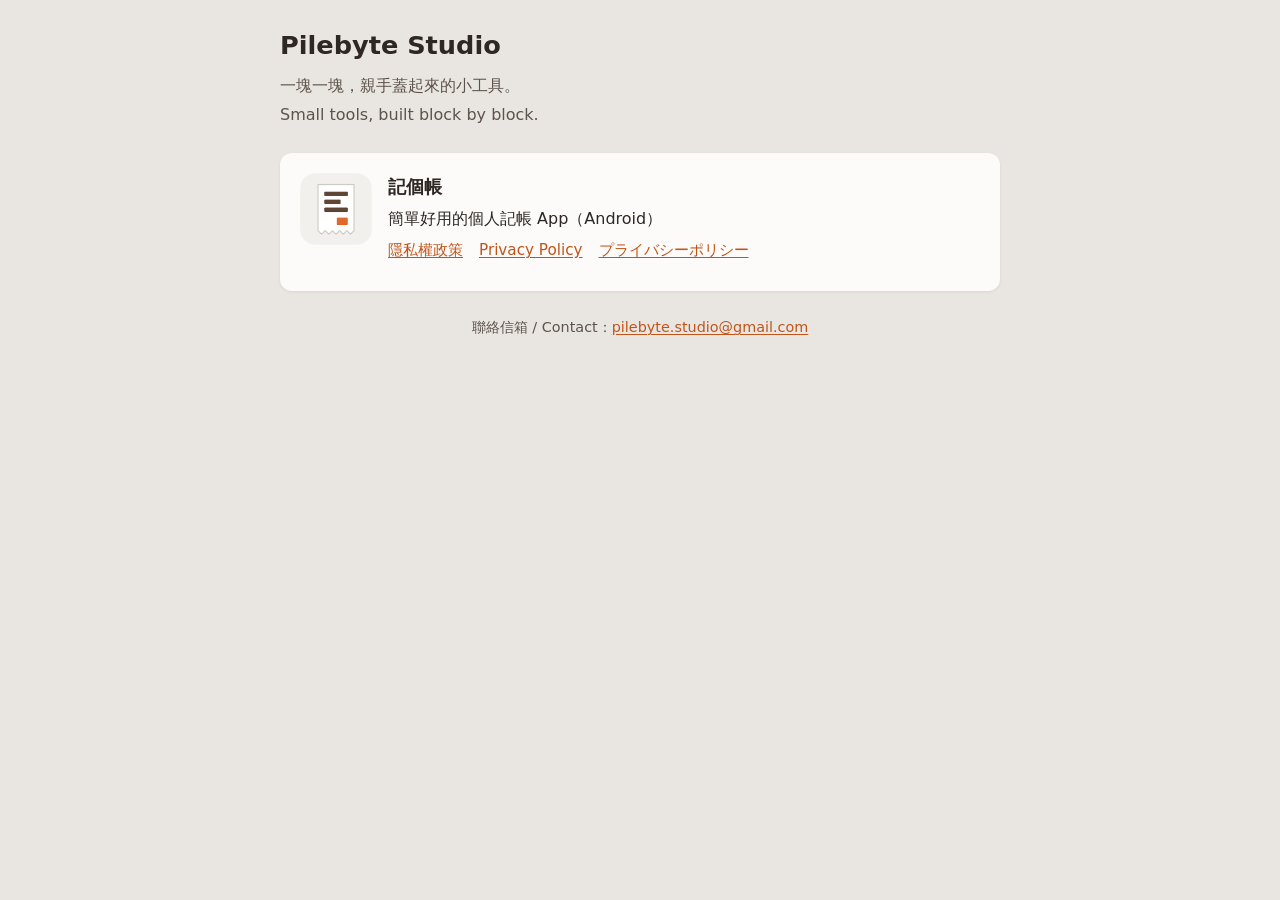
<file: index.html>
<!doctype html>
<html lang="zh-Hant">
<head>
<meta charset="utf-8">
<meta name="viewport" content="width=device-width, initial-scale=1">
<title>Pilebyte Studio</title>
<meta name="description" content="Pilebyte Studio — Small tools, built block by block.">
<link rel="stylesheet" href="assets/site.css">
</head>
<body>
<header class="page-header">
<h1>Pilebyte Studio</h1>
<p class="tagline">一塊一塊，親手蓋起來的小工具。</p>
<p class="tagline">Small tools, built block by block.</p>
</header>
<main>
<section class="card app-card">
<img src="assets/icon.png" width="72" height="72" alt="記個帳 App 圖示">
<div>
<h2>記個帳</h2>
<p>簡單好用的個人記帳 App（Android）</p>
<p class="app-links">
<a href="budget/privacy/">隱私權政策</a>
<a href="budget/privacy/en/">Privacy Policy</a>
<a href="budget/privacy/ja/">プライバシーポリシー</a>
</p>
</div>
</section>
</main>
<footer class="page-footer">
<p>聯絡信箱 / Contact：<a href="mailto:pilebyte.studio@gmail.com">pilebyte.studio@gmail.com</a></p>
</footer>
</body>
</html>
</file>
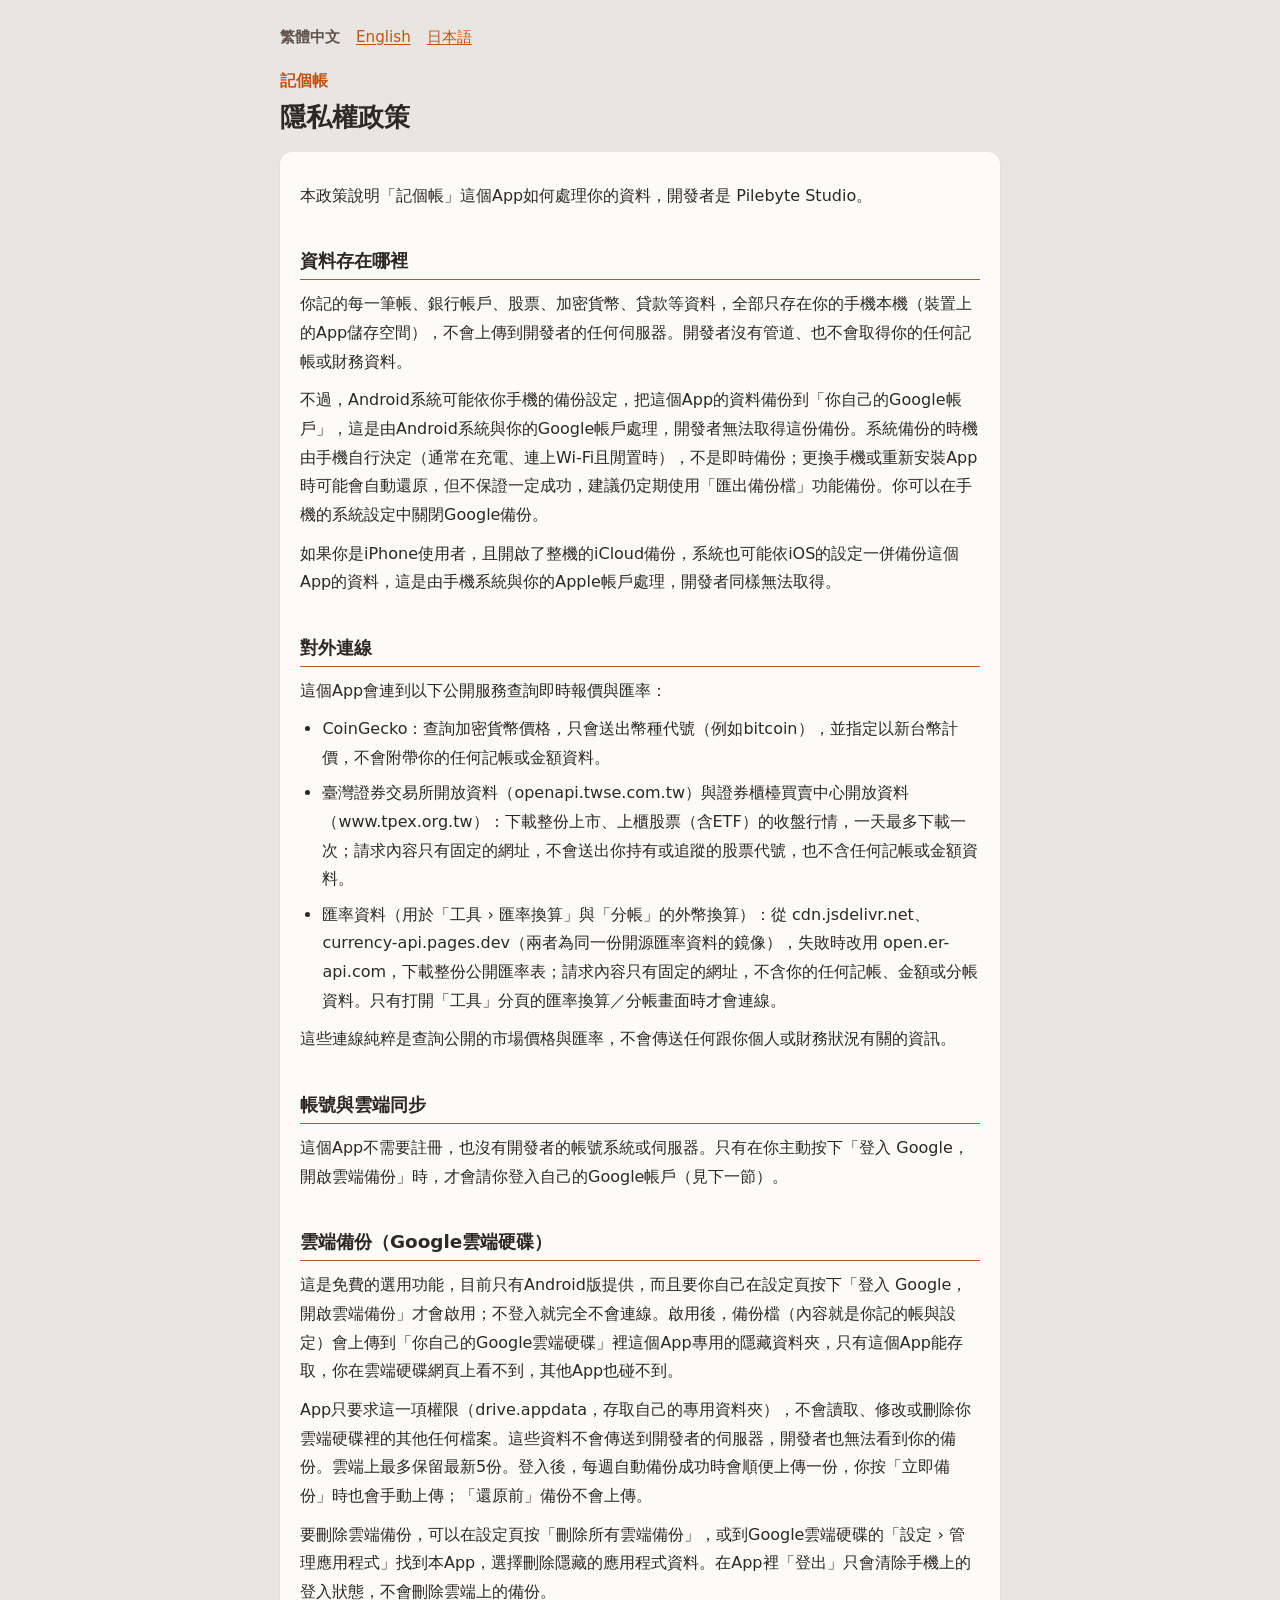
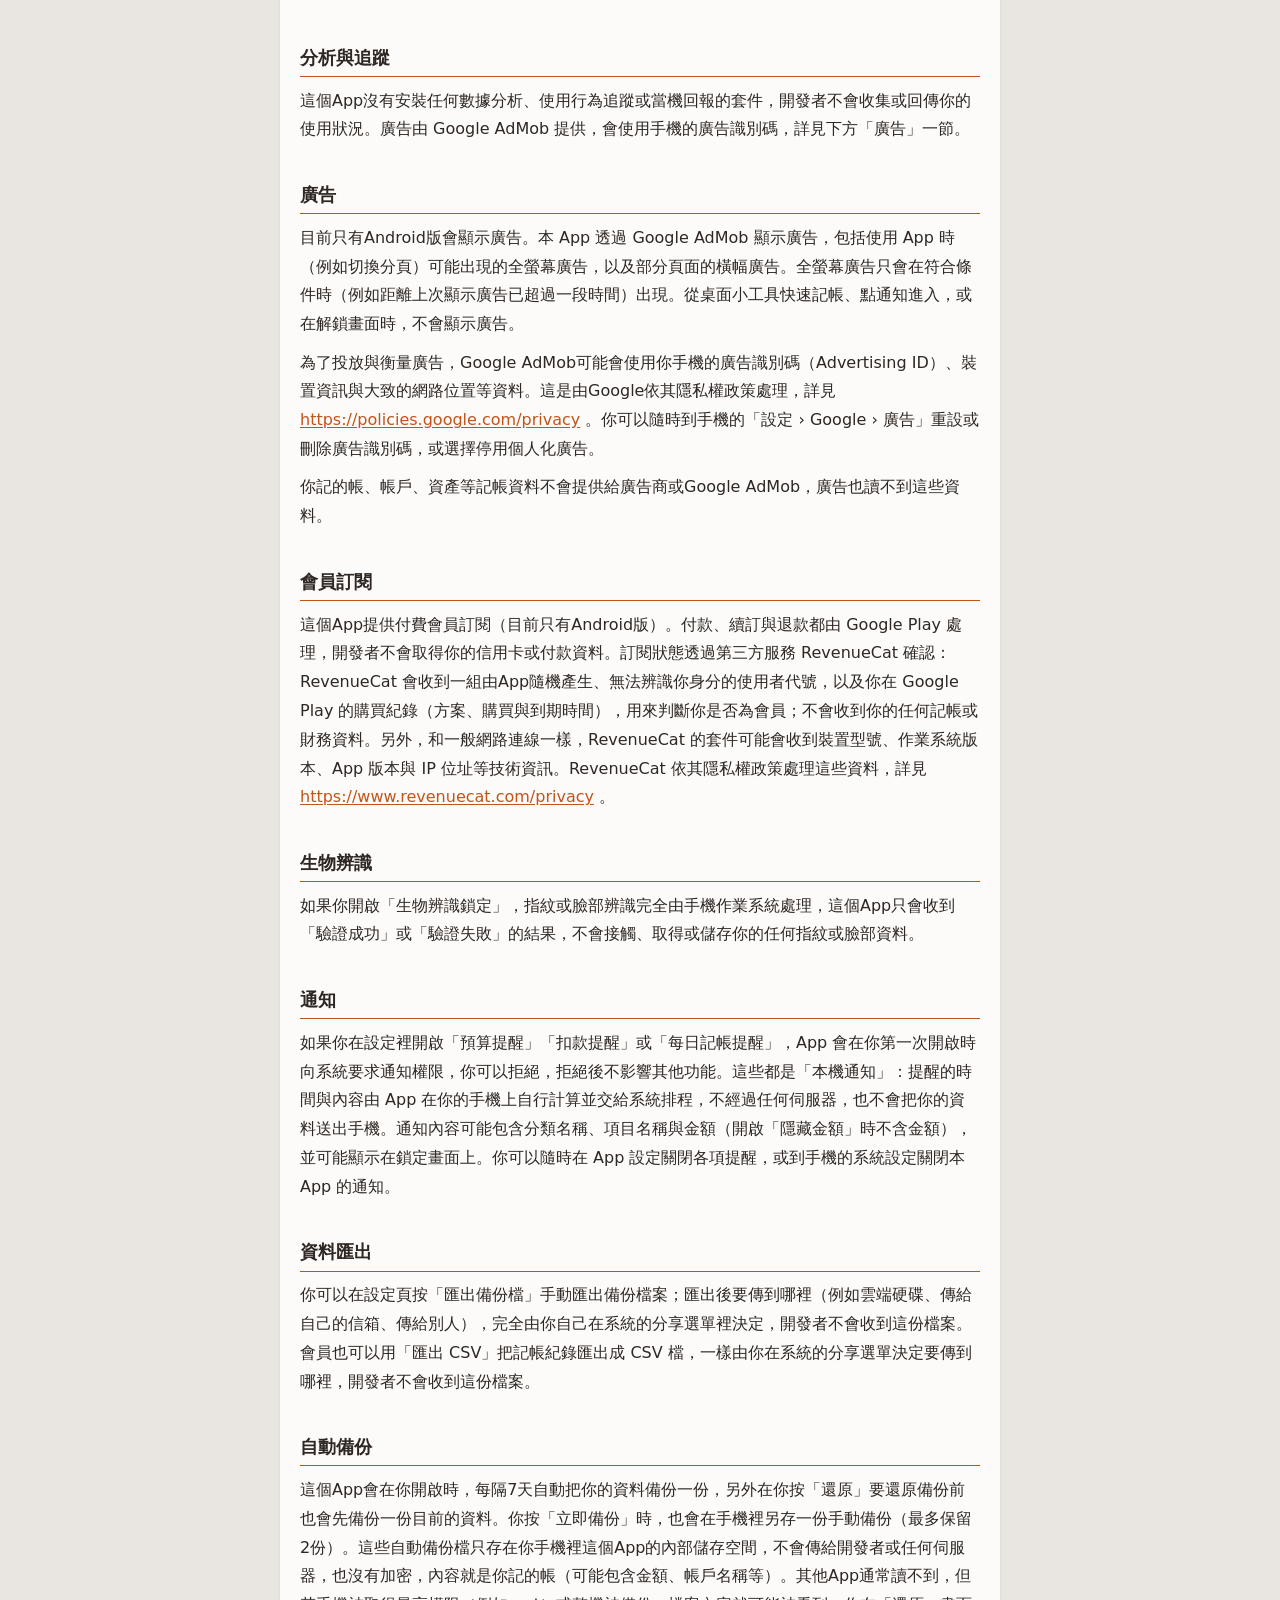
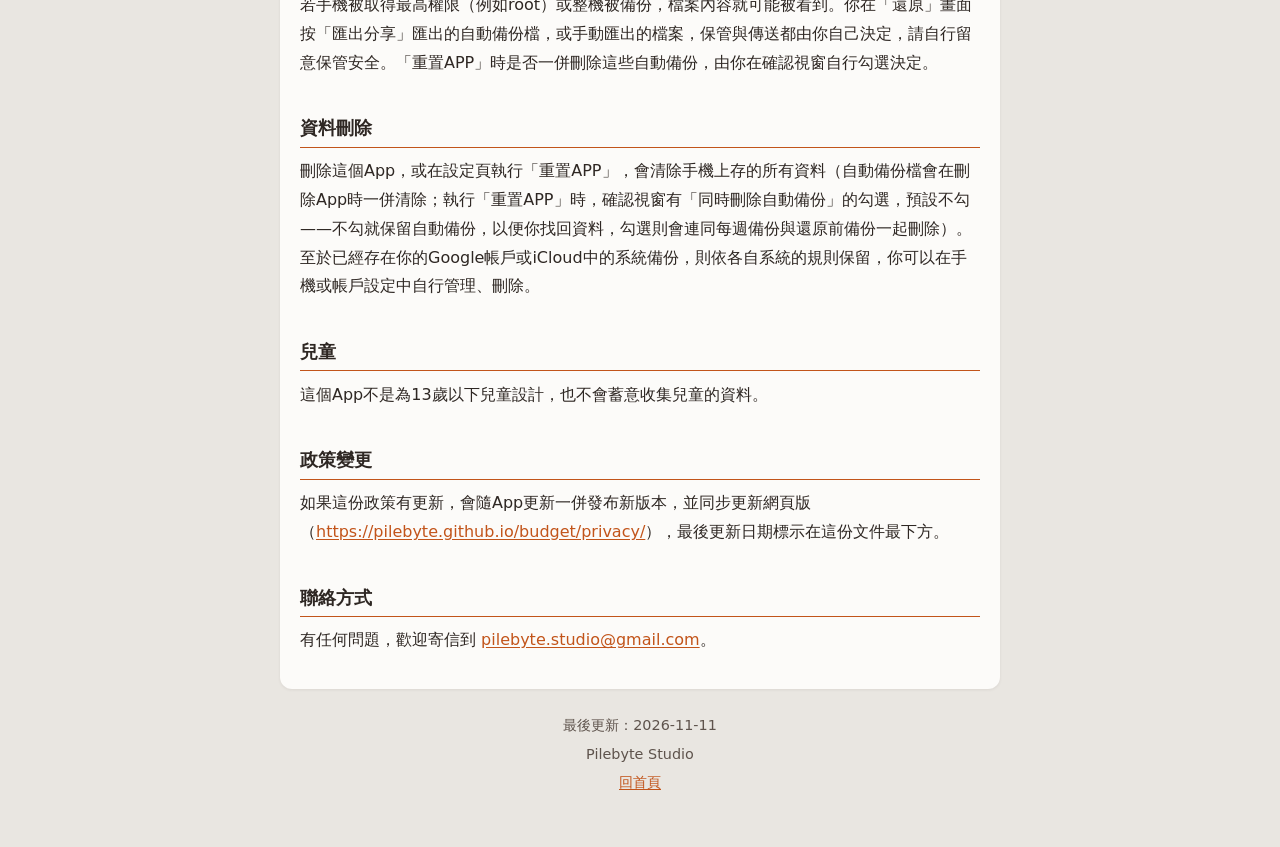
<file: budget/privacy/index.html>
<!doctype html>
<html lang="zh-Hant">
<head>
<meta charset="utf-8">
<meta name="viewport" content="width=device-width, initial-scale=1">
<title>隱私權政策｜記個帳</title>
<meta name="description" content="記個帳 隱私權政策">
<link rel="canonical" href="https://pilebyte.github.io/budget/privacy/">
<link rel="alternate" hreflang="zh-Hant" href="https://pilebyte.github.io/budget/privacy/">
<link rel="alternate" hreflang="en" href="https://pilebyte.github.io/budget/privacy/en/">
<link rel="alternate" hreflang="ja" href="https://pilebyte.github.io/budget/privacy/ja/">
<link rel="alternate" hreflang="x-default" href="https://pilebyte.github.io/budget/privacy/">
<link rel="stylesheet" href="../../assets/site.css">
</head>
<body>
<header class="page-header">
<nav class="lang-switch" aria-label="Language">
<span aria-current="page">繁體中文</span>
<a href="https://pilebyte.github.io/budget/privacy/en/" hreflang="en" lang="en">English</a>
<a href="https://pilebyte.github.io/budget/privacy/ja/" hreflang="ja" lang="ja">日本語</a>
</nav>
<p class="app-name">記個帳</p>
<h1>隱私權政策</h1>
</header>
<main class="card">
<p>本政策說明「記個帳」這個App如何處理你的資料，開發者是 Pilebyte Studio。</p>
<h2>資料存在哪裡</h2>
<p>你記的每一筆帳、銀行帳戶、股票、加密貨幣、貸款等資料，全部只存在你的手機本機（裝置上的App儲存空間），不會上傳到開發者的任何伺服器。開發者沒有管道、也不會取得你的任何記帳或財務資料。</p>
<p>不過，Android系統可能依你手機的備份設定，把這個App的資料備份到「你自己的Google帳戶」，這是由Android系統與你的Google帳戶處理，開發者無法取得這份備份。系統備份的時機由手機自行決定（通常在充電、連上Wi-Fi且閒置時），不是即時備份；更換手機或重新安裝App時可能會自動還原，但不保證一定成功，建議仍定期使用「匯出備份檔」功能備份。你可以在手機的系統設定中關閉Google備份。</p>
<p>如果你是iPhone使用者，且開啟了整機的iCloud備份，系統也可能依iOS的設定一併備份這個App的資料，這是由手機系統與你的Apple帳戶處理，開發者同樣無法取得。</p>
<h2>對外連線</h2>
<p>這個App會連到以下公開服務查詢即時報價與匯率：</p>
<ul>
<li>CoinGecko：查詢加密貨幣價格，只會送出幣種代號（例如bitcoin），並指定以新台幣計價，不會附帶你的任何記帳或金額資料。</li>
<li>臺灣證券交易所開放資料（openapi.twse.com.tw）與證券櫃檯買賣中心開放資料（www.tpex.org.tw）：下載整份上市、上櫃股票（含ETF）的收盤行情，一天最多下載一次；請求內容只有固定的網址，不會送出你持有或追蹤的股票代號，也不含任何記帳或金額資料。</li>
<li>匯率資料（用於「工具 › 匯率換算」與「分帳」的外幣換算）：從 cdn.jsdelivr.net、currency-api.pages.dev（兩者為同一份開源匯率資料的鏡像），失敗時改用 open.er-api.com，下載整份公開匯率表；請求內容只有固定的網址，不含你的任何記帳、金額或分帳資料。只有打開「工具」分頁的匯率換算／分帳畫面時才會連線。</li>
</ul>
<p>這些連線純粹是查詢公開的市場價格與匯率，不會傳送任何跟你個人或財務狀況有關的資訊。</p>
<h2>帳號與雲端同步</h2>
<p>這個App不需要註冊，也沒有開發者的帳號系統或伺服器。只有在你主動按下「登入 Google，開啟雲端備份」時，才會請你登入自己的Google帳戶（見下一節）。</p>
<h2>雲端備份（Google雲端硬碟）</h2>
<p>這是免費的選用功能，目前只有Android版提供，而且要你自己在設定頁按下「登入 Google，開啟雲端備份」才會啟用；不登入就完全不會連線。啟用後，備份檔（內容就是你記的帳與設定）會上傳到「你自己的Google雲端硬碟」裡這個App專用的隱藏資料夾，只有這個App能存取，你在雲端硬碟網頁上看不到，其他App也碰不到。</p>
<p>App只要求這一項權限（drive.appdata，存取自己的專用資料夾），不會讀取、修改或刪除你雲端硬碟裡的其他任何檔案。這些資料不會傳送到開發者的伺服器，開發者也無法看到你的備份。雲端上最多保留最新5份。登入後，每週自動備份成功時會順便上傳一份，你按「立即備份」時也會手動上傳；「還原前」備份不會上傳。</p>
<p>要刪除雲端備份，可以在設定頁按「刪除所有雲端備份」，或到Google雲端硬碟的「設定 › 管理應用程式」找到本App，選擇刪除隱藏的應用程式資料。在App裡「登出」只會清除手機上的登入狀態，不會刪除雲端上的備份。</p>
<h2>分析與追蹤</h2>
<p>這個App沒有安裝任何數據分析、使用行為追蹤或當機回報的套件，開發者不會收集或回傳你的使用狀況。廣告由 Google AdMob 提供，會使用手機的廣告識別碼，詳見下方「廣告」一節。</p>
<h2>廣告</h2>
<p>目前只有Android版會顯示廣告。本 App 透過 Google AdMob 顯示廣告，包括使用 App 時（例如切換分頁）可能出現的全螢幕廣告，以及部分頁面的橫幅廣告。全螢幕廣告只會在符合條件時（例如距離上次顯示廣告已超過一段時間）出現。從桌面小工具快速記帳、點通知進入，或在解鎖畫面時，不會顯示廣告。</p>
<p>為了投放與衡量廣告，Google AdMob可能會使用你手機的廣告識別碼（Advertising ID）、裝置資訊與大致的網路位置等資料。這是由Google依其隱私權政策處理，詳見 <a href="https://policies.google.com/privacy">https://policies.google.com/privacy</a> 。你可以隨時到手機的「設定 › Google › 廣告」重設或刪除廣告識別碼，或選擇停用個人化廣告。</p>
<p>你記的帳、帳戶、資產等記帳資料不會提供給廣告商或Google AdMob，廣告也讀不到這些資料。</p>
<h2>會員訂閱</h2>
<p>這個App提供付費會員訂閱（目前只有Android版）。付款、續訂與退款都由 Google Play 處理，開發者不會取得你的信用卡或付款資料。訂閱狀態透過第三方服務 RevenueCat 確認：RevenueCat 會收到一組由App隨機產生、無法辨識你身分的使用者代號，以及你在 Google Play 的購買紀錄（方案、購買與到期時間），用來判斷你是否為會員；不會收到你的任何記帳或財務資料。另外，和一般網路連線一樣，RevenueCat 的套件可能會收到裝置型號、作業系統版本、App 版本與 IP 位址等技術資訊。RevenueCat 依其隱私權政策處理這些資料，詳見 <a href="https://www.revenuecat.com/privacy">https://www.revenuecat.com/privacy</a> 。</p>
<h2>生物辨識</h2>
<p>如果你開啟「生物辨識鎖定」，指紋或臉部辨識完全由手機作業系統處理，這個App只會收到「驗證成功」或「驗證失敗」的結果，不會接觸、取得或儲存你的任何指紋或臉部資料。</p>
<h2>通知</h2>
<p>如果你在設定裡開啟「預算提醒」「扣款提醒」或「每日記帳提醒」，App 會在你第一次開啟時向系統要求通知權限，你可以拒絕，拒絕後不影響其他功能。這些都是「本機通知」：提醒的時間與內容由 App 在你的手機上自行計算並交給系統排程，不經過任何伺服器，也不會把你的資料送出手機。通知內容可能包含分類名稱、項目名稱與金額（開啟「隱藏金額」時不含金額），並可能顯示在鎖定畫面上。你可以隨時在 App 設定關閉各項提醒，或到手機的系統設定關閉本 App 的通知。</p>
<h2>資料匯出</h2>
<p>你可以在設定頁按「匯出備份檔」手動匯出備份檔案；匯出後要傳到哪裡（例如雲端硬碟、傳給自己的信箱、傳給別人），完全由你自己在系統的分享選單裡決定，開發者不會收到這份檔案。會員也可以用「匯出 CSV」把記帳紀錄匯出成 CSV 檔，一樣由你在系統的分享選單決定要傳到哪裡，開發者不會收到這份檔案。</p>
<h2>自動備份</h2>
<p>這個App會在你開啟時，每隔7天自動把你的資料備份一份，另外在你按「還原」要還原備份前也會先備份一份目前的資料。你按「立即備份」時，也會在手機裡另存一份手動備份（最多保留2份）。這些自動備份檔只存在你手機裡這個App的內部儲存空間，不會傳給開發者或任何伺服器，也沒有加密，內容就是你記的帳（可能包含金額、帳戶名稱等）。其他App通常讀不到，但若手機被取得最高權限（例如root）或整機被備份，檔案內容就可能被看到。你在「還原」畫面按「匯出分享」匯出的自動備份檔，或手動匯出的檔案，保管與傳送都由你自己決定，請自行留意保管安全。「重置APP」時是否一併刪除這些自動備份，由你在確認視窗自行勾選決定。</p>
<h2>資料刪除</h2>
<p>刪除這個App，或在設定頁執行「重置APP」，會清除手機上存的所有資料（自動備份檔會在刪除App時一併清除；執行「重置APP」時，確認視窗有「同時刪除自動備份」的勾選，預設不勾——不勾就保留自動備份，以便你找回資料，勾選則會連同每週備份與還原前備份一起刪除）。至於已經存在你的Google帳戶或iCloud中的系統備份，則依各自系統的規則保留，你可以在手機或帳戶設定中自行管理、刪除。</p>
<h2>兒童</h2>
<p>這個App不是為13歲以下兒童設計，也不會蓄意收集兒童的資料。</p>
<h2>政策變更</h2>
<p>如果這份政策有更新，會隨App更新一併發布新版本，並同步更新網頁版（<a href="https://pilebyte.github.io/budget/privacy/">https://pilebyte.github.io/budget/privacy/</a>），最後更新日期標示在這份文件最下方。</p>
<h2>聯絡方式</h2>
<p>有任何問題，歡迎寄信到 <a href="mailto:pilebyte.studio@gmail.com">pilebyte.studio@gmail.com</a>。</p>
</main>
<footer class="page-footer">
<p>最後更新：2026-11-11</p>
<p>Pilebyte Studio</p>
<p><a href="../../">回首頁</a></p>
</footer>
</body>
</html>
</file>
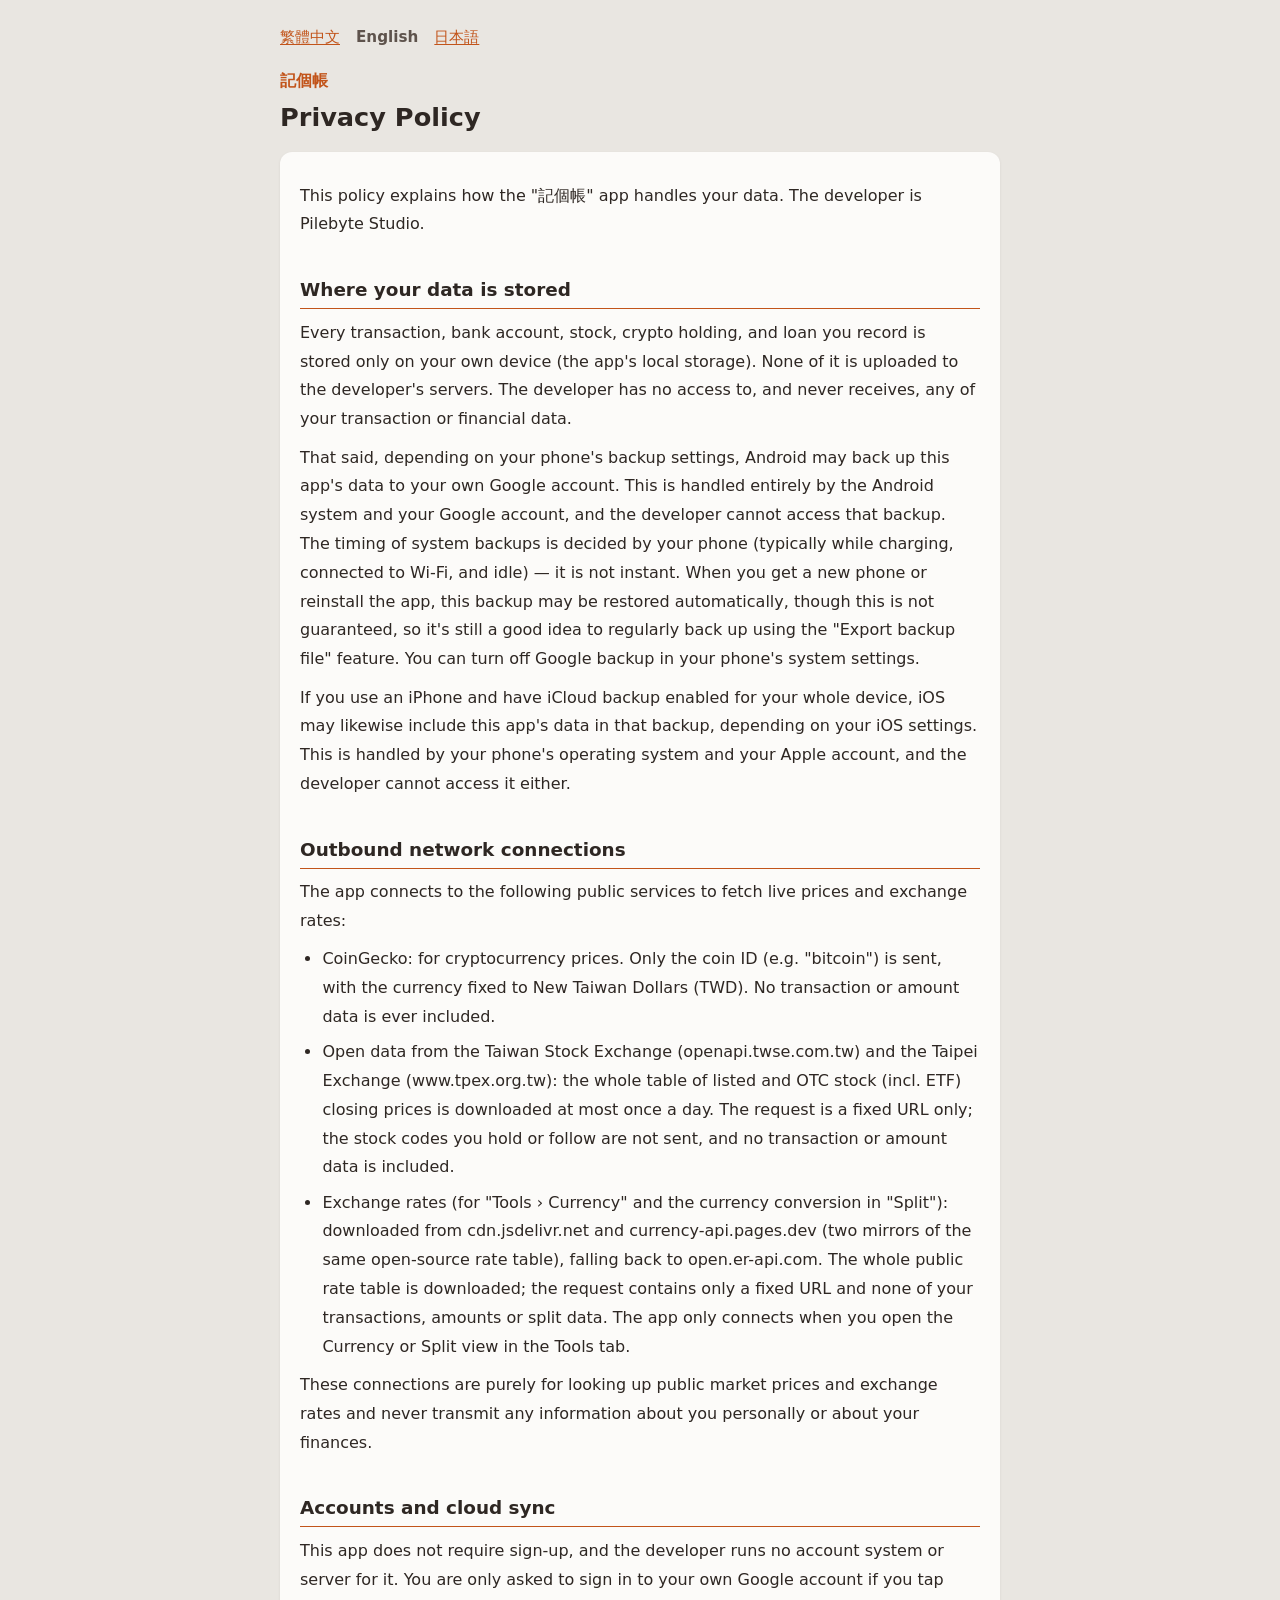
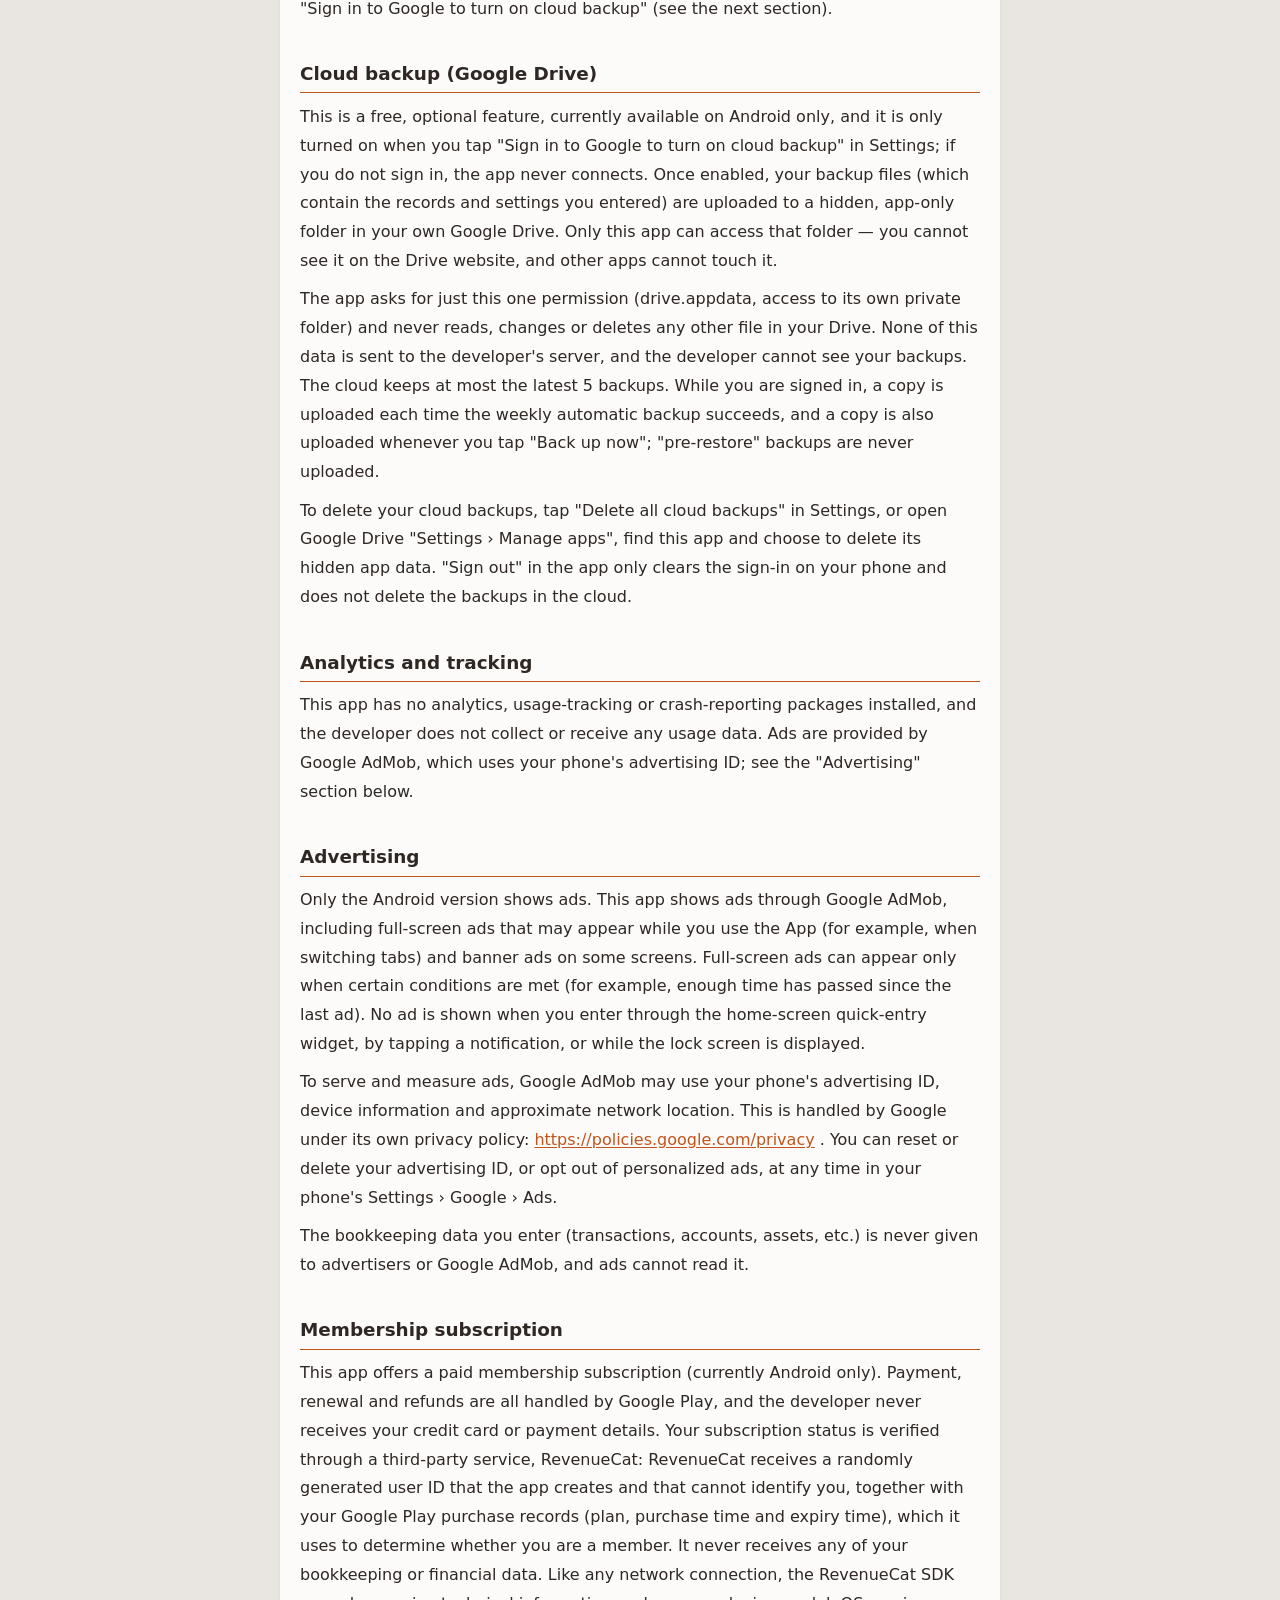
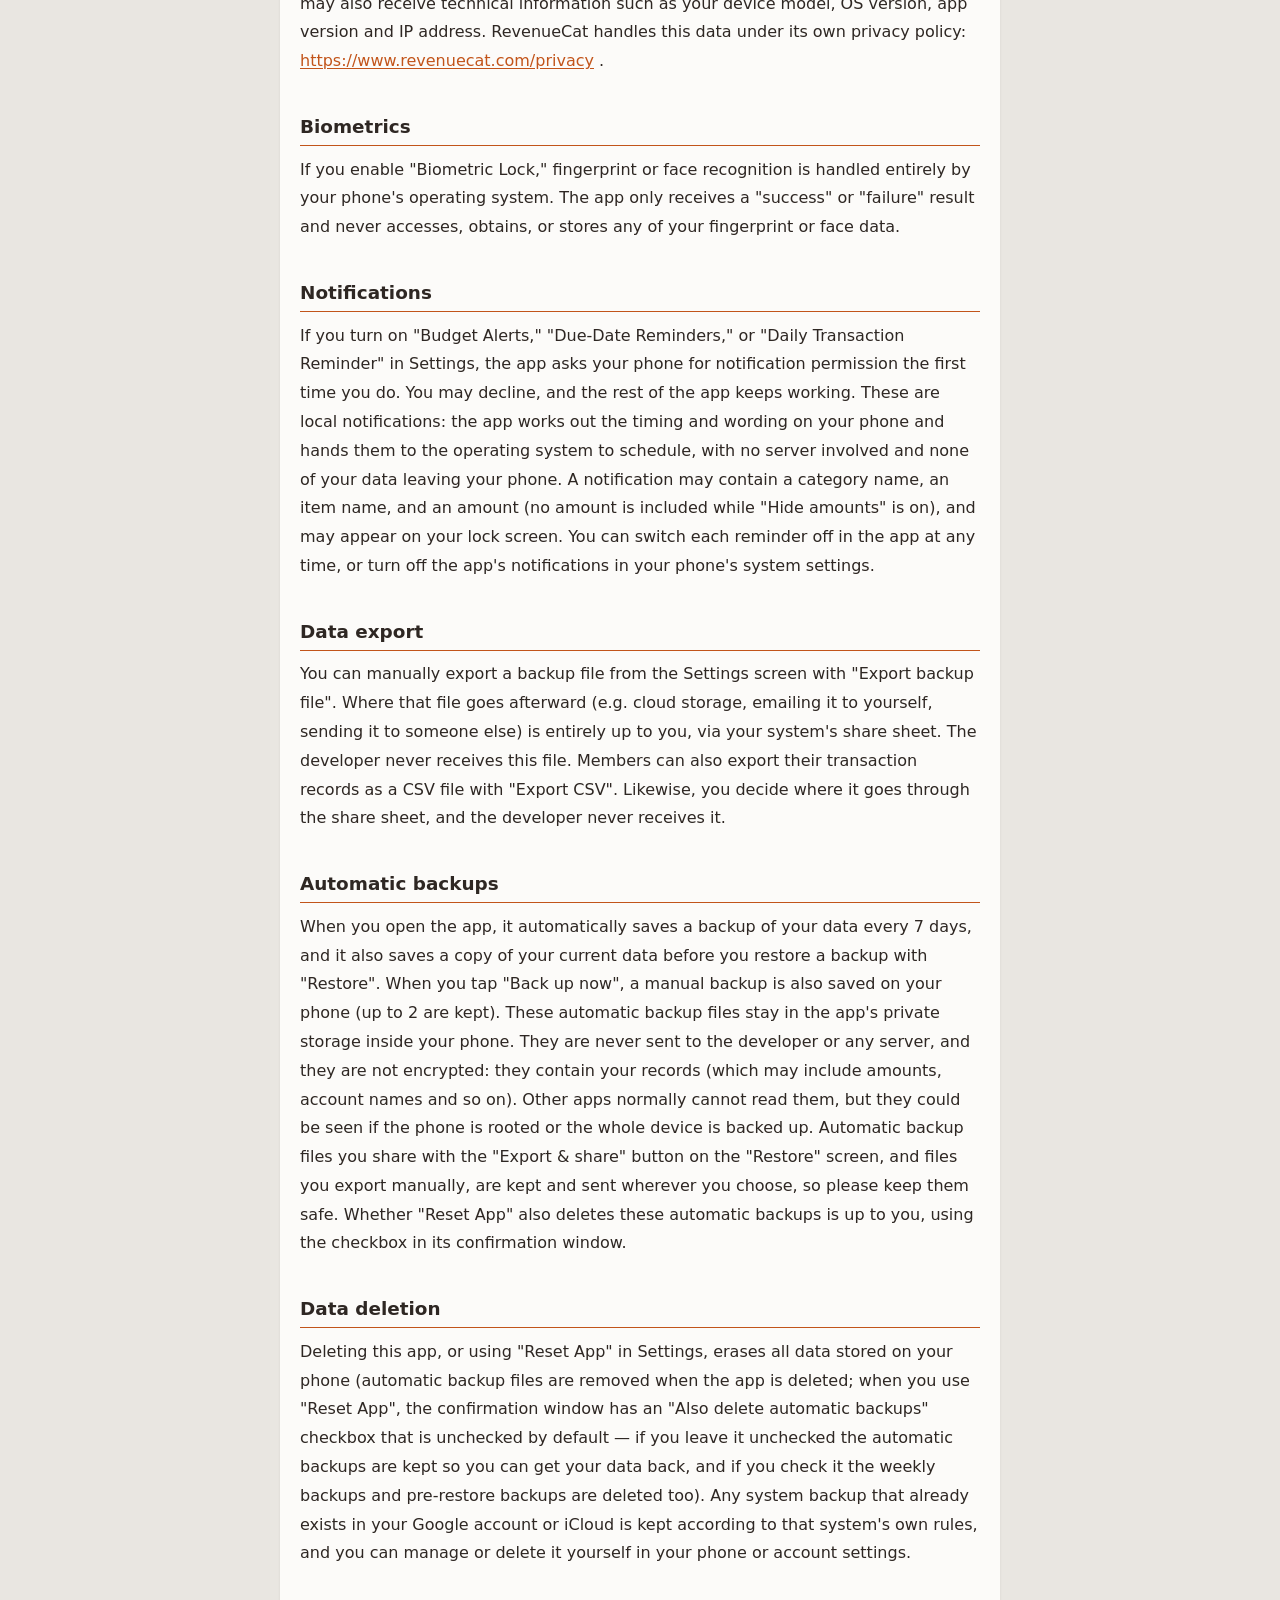
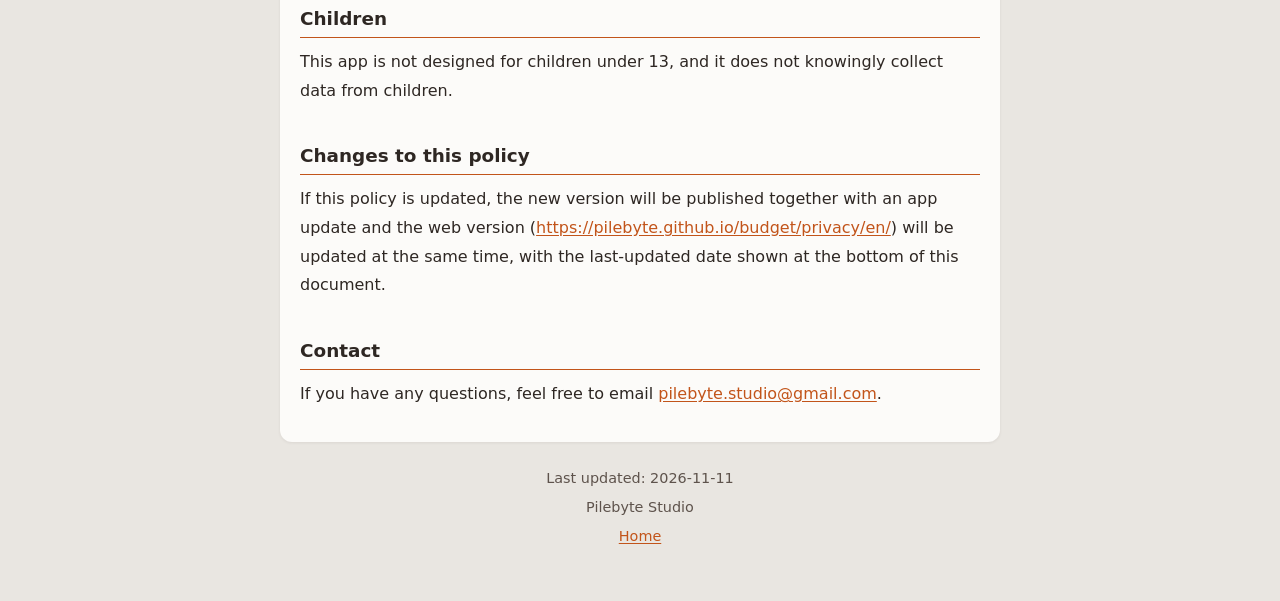
<file: budget/privacy/en/index.html>
<!doctype html>
<html lang="en">
<head>
<meta charset="utf-8">
<meta name="viewport" content="width=device-width, initial-scale=1">
<title>Privacy Policy｜記個帳</title>
<meta name="description" content="記個帳 Privacy Policy">
<link rel="canonical" href="https://pilebyte.github.io/budget/privacy/en/">
<link rel="alternate" hreflang="zh-Hant" href="https://pilebyte.github.io/budget/privacy/">
<link rel="alternate" hreflang="en" href="https://pilebyte.github.io/budget/privacy/en/">
<link rel="alternate" hreflang="ja" href="https://pilebyte.github.io/budget/privacy/ja/">
<link rel="alternate" hreflang="x-default" href="https://pilebyte.github.io/budget/privacy/">
<link rel="stylesheet" href="../../../assets/site.css">
</head>
<body>
<header class="page-header">
<nav class="lang-switch" aria-label="Language">
<a href="https://pilebyte.github.io/budget/privacy/" hreflang="zh-Hant" lang="zh-Hant">繁體中文</a>
<span aria-current="page">English</span>
<a href="https://pilebyte.github.io/budget/privacy/ja/" hreflang="ja" lang="ja">日本語</a>
</nav>
<p class="app-name">記個帳</p>
<h1>Privacy Policy</h1>
</header>
<main class="card">
<p>This policy explains how the &quot;記個帳&quot; app handles your data. The developer is Pilebyte Studio.</p>
<h2>Where your data is stored</h2>
<p>Every transaction, bank account, stock, crypto holding, and loan you record is stored only on your own device (the app's local storage). None of it is uploaded to the developer's servers. The developer has no access to, and never receives, any of your transaction or financial data.</p>
<p>That said, depending on your phone's backup settings, Android may back up this app's data to your own Google account. This is handled entirely by the Android system and your Google account, and the developer cannot access that backup. The timing of system backups is decided by your phone (typically while charging, connected to Wi-Fi, and idle) — it is not instant. When you get a new phone or reinstall the app, this backup may be restored automatically, though this is not guaranteed, so it's still a good idea to regularly back up using the &quot;Export backup file&quot; feature. You can turn off Google backup in your phone's system settings.</p>
<p>If you use an iPhone and have iCloud backup enabled for your whole device, iOS may likewise include this app's data in that backup, depending on your iOS settings. This is handled by your phone's operating system and your Apple account, and the developer cannot access it either.</p>
<h2>Outbound network connections</h2>
<p>The app connects to the following public services to fetch live prices and exchange rates:</p>
<ul>
<li>CoinGecko: for cryptocurrency prices. Only the coin ID (e.g. &quot;bitcoin&quot;) is sent, with the currency fixed to New Taiwan Dollars (TWD). No transaction or amount data is ever included.</li>
<li>Open data from the Taiwan Stock Exchange (openapi.twse.com.tw) and the Taipei Exchange (www.tpex.org.tw): the whole table of listed and OTC stock (incl. ETF) closing prices is downloaded at most once a day. The request is a fixed URL only; the stock codes you hold or follow are not sent, and no transaction or amount data is included.</li>
<li>Exchange rates (for &quot;Tools › Currency&quot; and the currency conversion in &quot;Split&quot;): downloaded from cdn.jsdelivr.net and currency-api.pages.dev (two mirrors of the same open-source rate table), falling back to open.er-api.com. The whole public rate table is downloaded; the request contains only a fixed URL and none of your transactions, amounts or split data. The app only connects when you open the Currency or Split view in the Tools tab.</li>
</ul>
<p>These connections are purely for looking up public market prices and exchange rates and never transmit any information about you personally or about your finances.</p>
<h2>Accounts and cloud sync</h2>
<p>This app does not require sign-up, and the developer runs no account system or server for it. You are only asked to sign in to your own Google account if you tap &quot;Sign in to Google to turn on cloud backup&quot; (see the next section).</p>
<h2>Cloud backup (Google Drive)</h2>
<p>This is a free, optional feature, currently available on Android only, and it is only turned on when you tap &quot;Sign in to Google to turn on cloud backup&quot; in Settings; if you do not sign in, the app never connects. Once enabled, your backup files (which contain the records and settings you entered) are uploaded to a hidden, app-only folder in your own Google Drive. Only this app can access that folder — you cannot see it on the Drive website, and other apps cannot touch it.</p>
<p>The app asks for just this one permission (drive.appdata, access to its own private folder) and never reads, changes or deletes any other file in your Drive. None of this data is sent to the developer's server, and the developer cannot see your backups. The cloud keeps at most the latest 5 backups. While you are signed in, a copy is uploaded each time the weekly automatic backup succeeds, and a copy is also uploaded whenever you tap &quot;Back up now&quot;; &quot;pre-restore&quot; backups are never uploaded.</p>
<p>To delete your cloud backups, tap &quot;Delete all cloud backups&quot; in Settings, or open Google Drive &quot;Settings › Manage apps&quot;, find this app and choose to delete its hidden app data. &quot;Sign out&quot; in the app only clears the sign-in on your phone and does not delete the backups in the cloud.</p>
<h2>Analytics and tracking</h2>
<p>This app has no analytics, usage-tracking or crash-reporting packages installed, and the developer does not collect or receive any usage data. Ads are provided by Google AdMob, which uses your phone's advertising ID; see the &quot;Advertising&quot; section below.</p>
<h2>Advertising</h2>
<p>Only the Android version shows ads. This app shows ads through Google AdMob, including full-screen ads that may appear while you use the App (for example, when switching tabs) and banner ads on some screens. Full-screen ads can appear only when certain conditions are met (for example, enough time has passed since the last ad). No ad is shown when you enter through the home-screen quick-entry widget, by tapping a notification, or while the lock screen is displayed.</p>
<p>To serve and measure ads, Google AdMob may use your phone's advertising ID, device information and approximate network location. This is handled by Google under its own privacy policy: <a href="https://policies.google.com/privacy">https://policies.google.com/privacy</a> . You can reset or delete your advertising ID, or opt out of personalized ads, at any time in your phone's Settings › Google › Ads.</p>
<p>The bookkeeping data you enter (transactions, accounts, assets, etc.) is never given to advertisers or Google AdMob, and ads cannot read it.</p>
<h2>Membership subscription</h2>
<p>This app offers a paid membership subscription (currently Android only). Payment, renewal and refunds are all handled by Google Play, and the developer never receives your credit card or payment details. Your subscription status is verified through a third-party service, RevenueCat: RevenueCat receives a randomly generated user ID that the app creates and that cannot identify you, together with your Google Play purchase records (plan, purchase time and expiry time), which it uses to determine whether you are a member. It never receives any of your bookkeeping or financial data. Like any network connection, the RevenueCat SDK may also receive technical information such as your device model, OS version, app version and IP address. RevenueCat handles this data under its own privacy policy: <a href="https://www.revenuecat.com/privacy">https://www.revenuecat.com/privacy</a> .</p>
<h2>Biometrics</h2>
<p>If you enable &quot;Biometric Lock,&quot; fingerprint or face recognition is handled entirely by your phone's operating system. The app only receives a &quot;success&quot; or &quot;failure&quot; result and never accesses, obtains, or stores any of your fingerprint or face data.</p>
<h2>Notifications</h2>
<p>If you turn on &quot;Budget Alerts,&quot; &quot;Due-Date Reminders,&quot; or &quot;Daily Transaction Reminder&quot; in Settings, the app asks your phone for notification permission the first time you do. You may decline, and the rest of the app keeps working. These are local notifications: the app works out the timing and wording on your phone and hands them to the operating system to schedule, with no server involved and none of your data leaving your phone. A notification may contain a category name, an item name, and an amount (no amount is included while &quot;Hide amounts&quot; is on), and may appear on your lock screen. You can switch each reminder off in the app at any time, or turn off the app's notifications in your phone's system settings.</p>
<h2>Data export</h2>
<p>You can manually export a backup file from the Settings screen with &quot;Export backup file&quot;. Where that file goes afterward (e.g. cloud storage, emailing it to yourself, sending it to someone else) is entirely up to you, via your system's share sheet. The developer never receives this file. Members can also export their transaction records as a CSV file with &quot;Export CSV&quot;. Likewise, you decide where it goes through the share sheet, and the developer never receives it.</p>
<h2>Automatic backups</h2>
<p>When you open the app, it automatically saves a backup of your data every 7 days, and it also saves a copy of your current data before you restore a backup with &quot;Restore&quot;. When you tap &quot;Back up now&quot;, a manual backup is also saved on your phone (up to 2 are kept). These automatic backup files stay in the app's private storage inside your phone. They are never sent to the developer or any server, and they are not encrypted: they contain your records (which may include amounts, account names and so on). Other apps normally cannot read them, but they could be seen if the phone is rooted or the whole device is backed up. Automatic backup files you share with the &quot;Export &amp; share&quot; button on the &quot;Restore&quot; screen, and files you export manually, are kept and sent wherever you choose, so please keep them safe. Whether &quot;Reset App&quot; also deletes these automatic backups is up to you, using the checkbox in its confirmation window.</p>
<h2>Data deletion</h2>
<p>Deleting this app, or using &quot;Reset App&quot; in Settings, erases all data stored on your phone (automatic backup files are removed when the app is deleted; when you use &quot;Reset App&quot;, the confirmation window has an &quot;Also delete automatic backups&quot; checkbox that is unchecked by default — if you leave it unchecked the automatic backups are kept so you can get your data back, and if you check it the weekly backups and pre-restore backups are deleted too). Any system backup that already exists in your Google account or iCloud is kept according to that system's own rules, and you can manage or delete it yourself in your phone or account settings.</p>
<h2>Children</h2>
<p>This app is not designed for children under 13, and it does not knowingly collect data from children.</p>
<h2>Changes to this policy</h2>
<p>If this policy is updated, the new version will be published together with an app update and the web version (<a href="https://pilebyte.github.io/budget/privacy/en/">https://pilebyte.github.io/budget/privacy/en/</a>) will be updated at the same time, with the last-updated date shown at the bottom of this document.</p>
<h2>Contact</h2>
<p>If you have any questions, feel free to email <a href="mailto:pilebyte.studio@gmail.com">pilebyte.studio@gmail.com</a>.</p>
</main>
<footer class="page-footer">
<p>Last updated: 2026-11-11</p>
<p>Pilebyte Studio</p>
<p><a href="../../../">Home</a></p>
</footer>
</body>
</html>
</file>
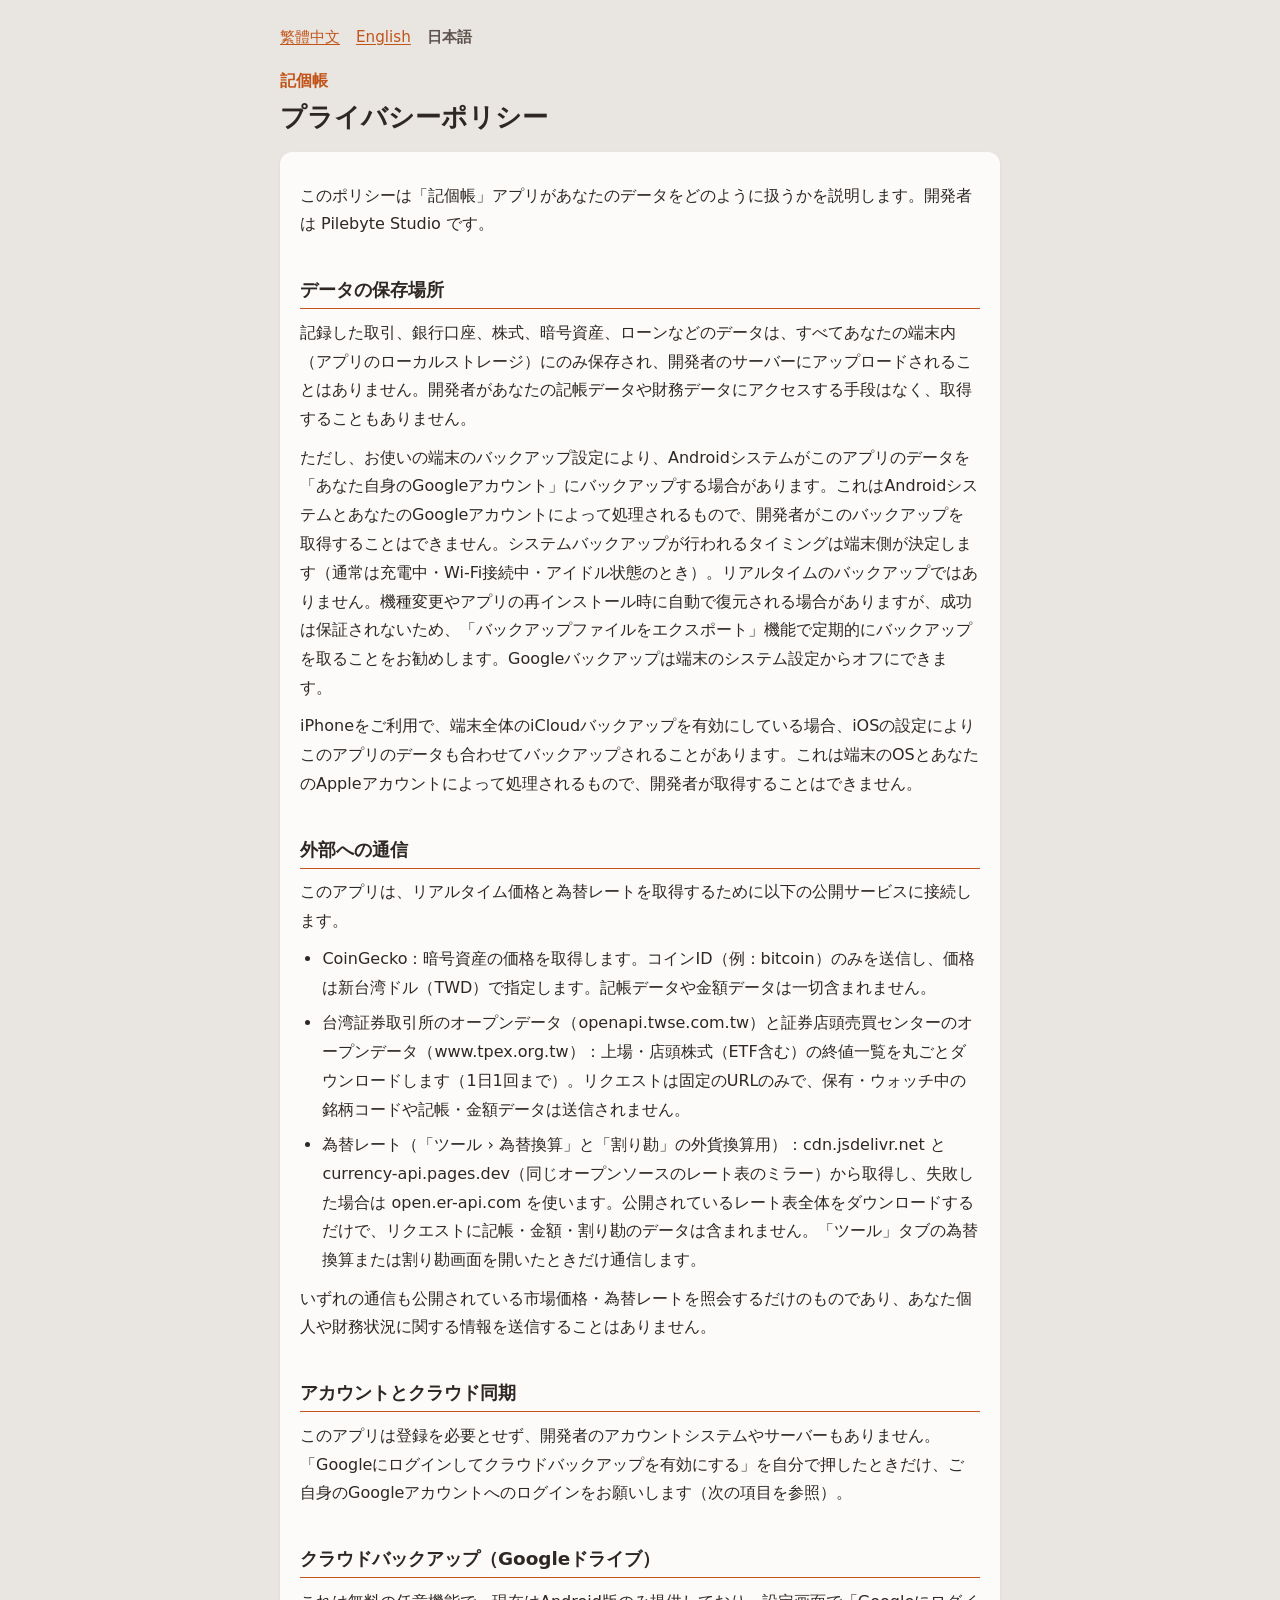
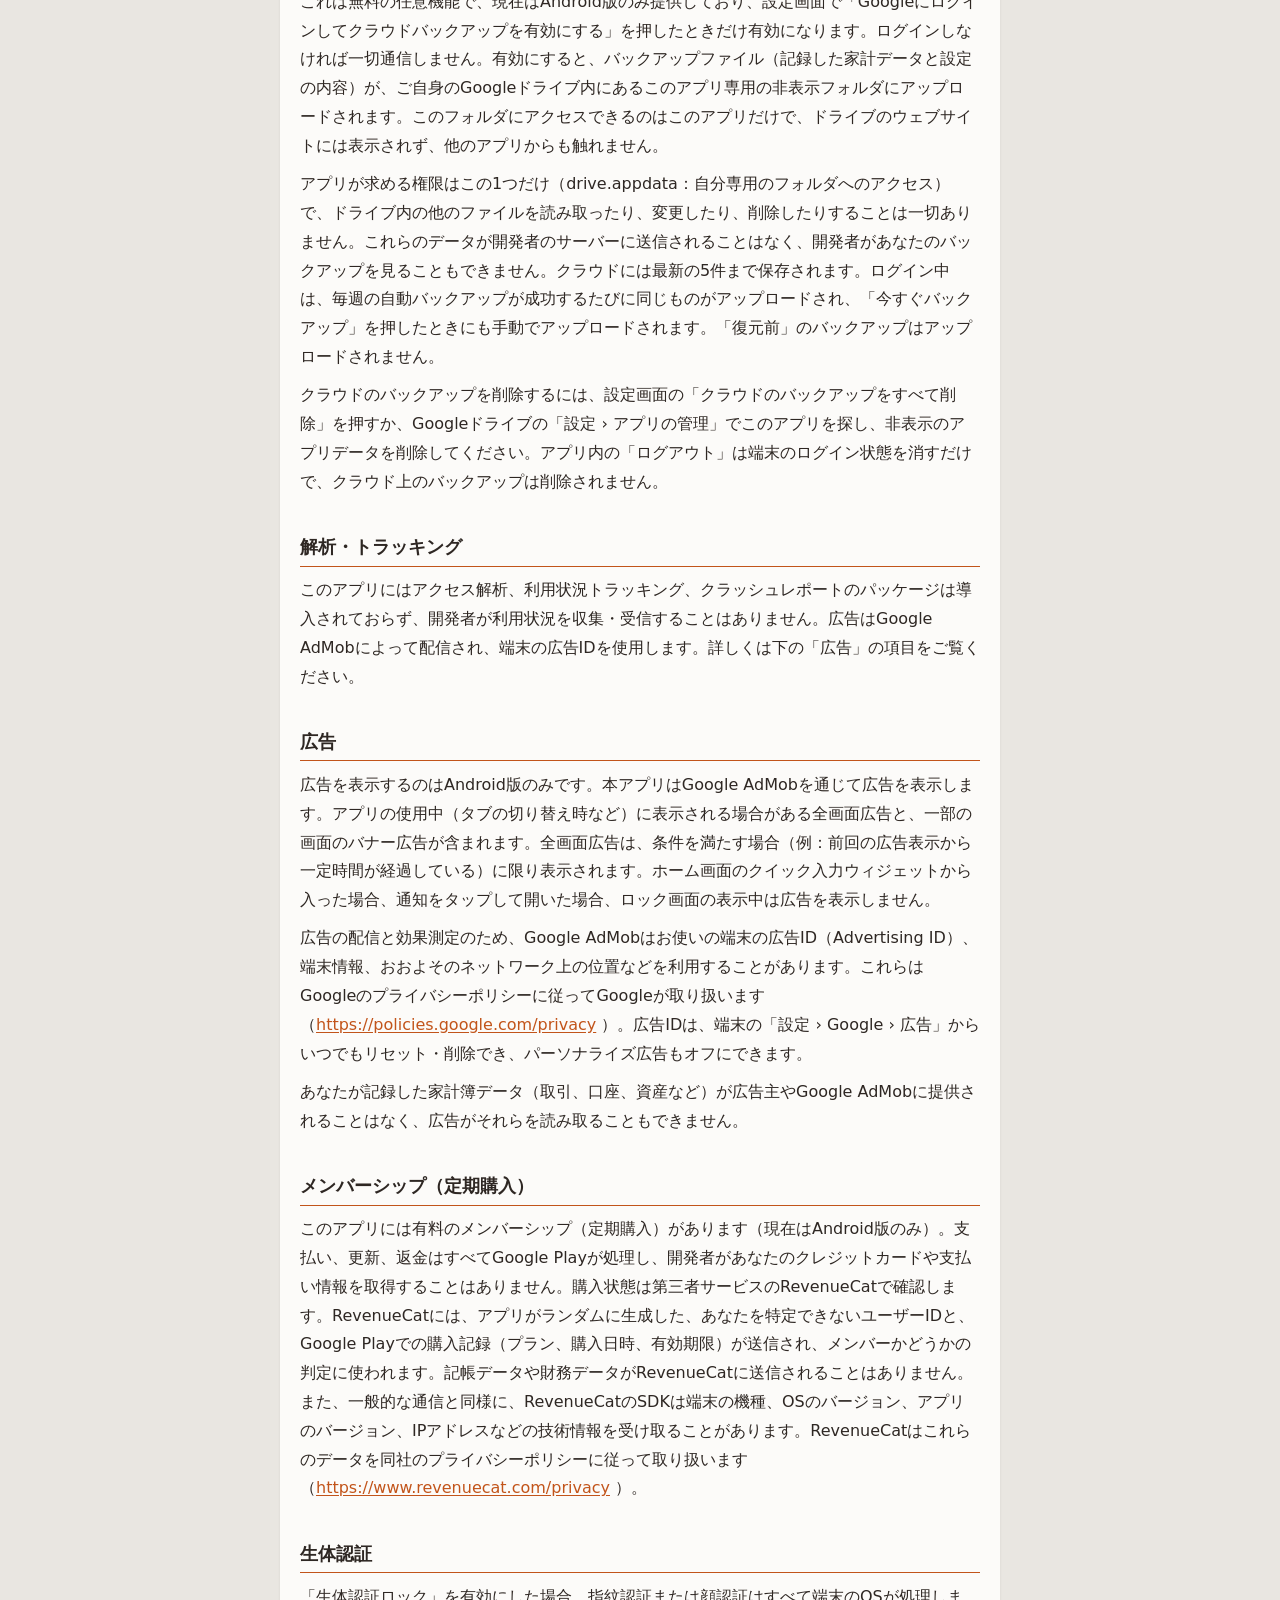
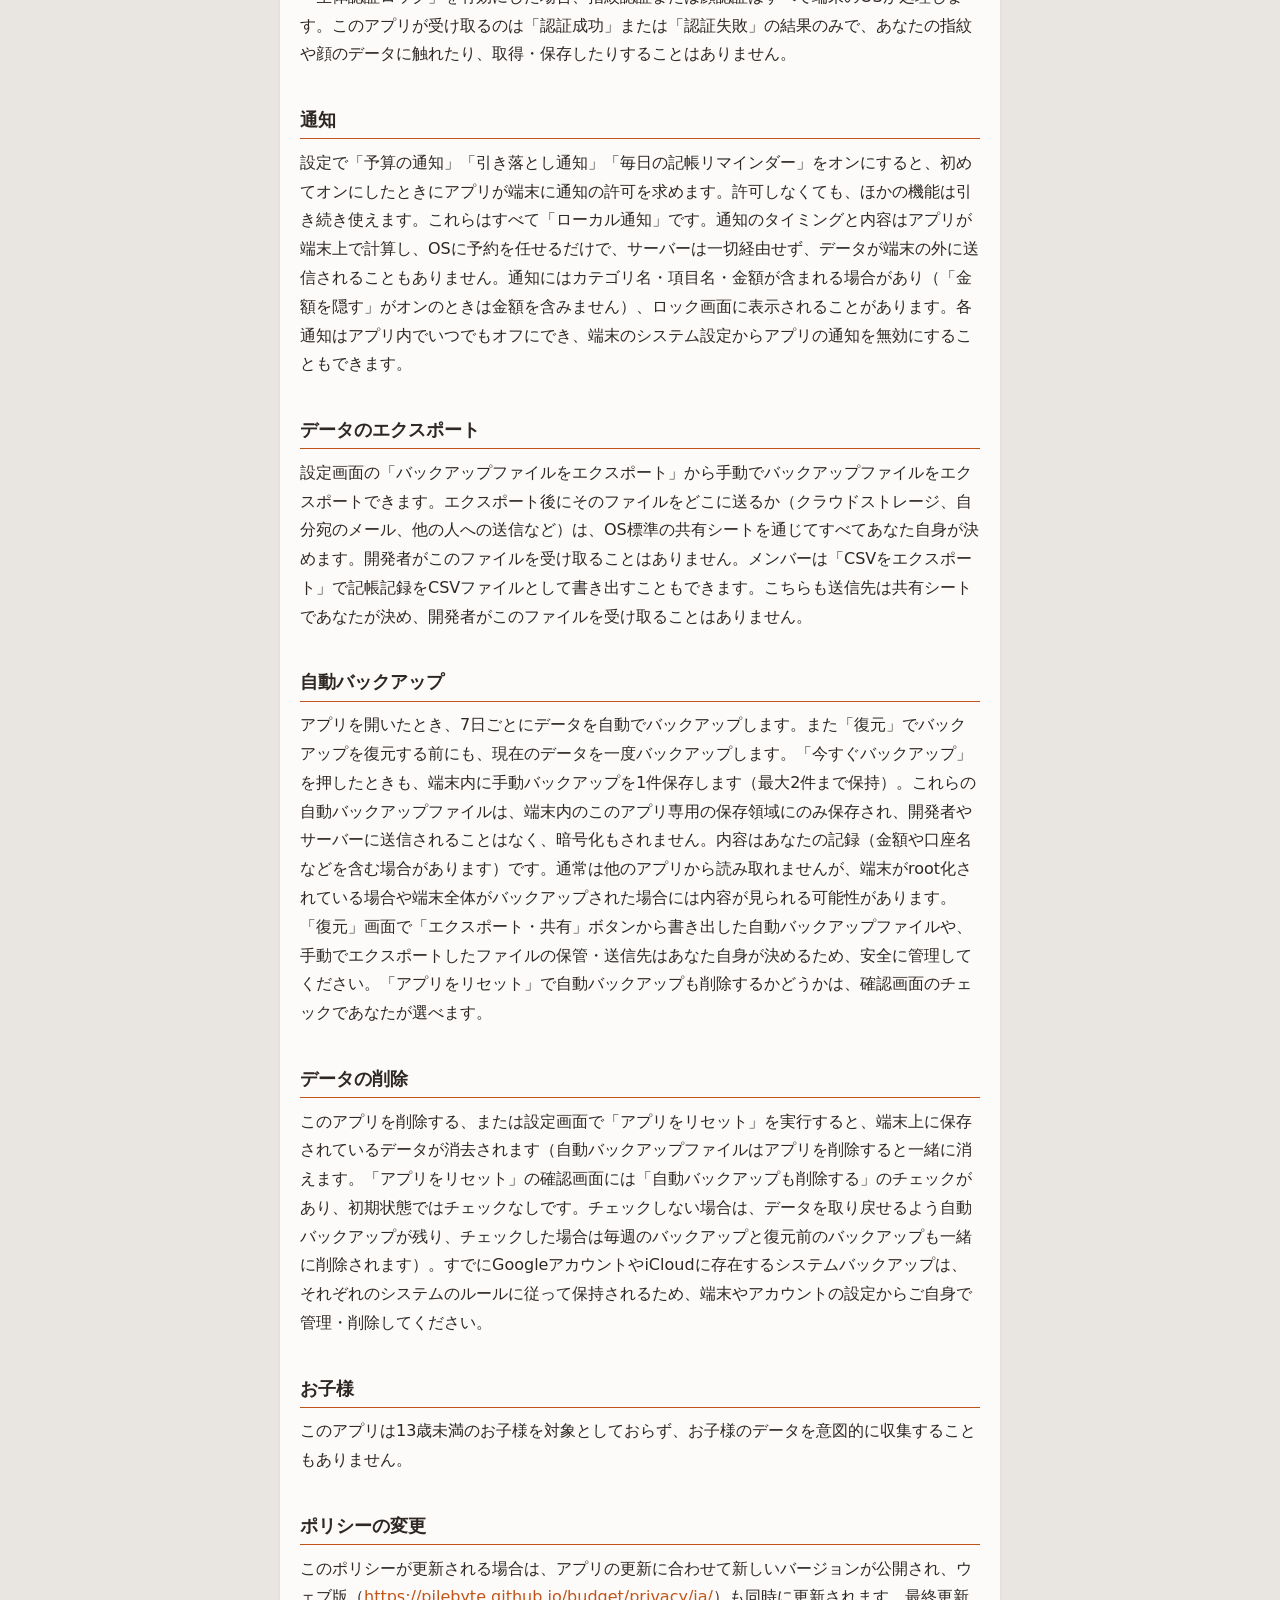
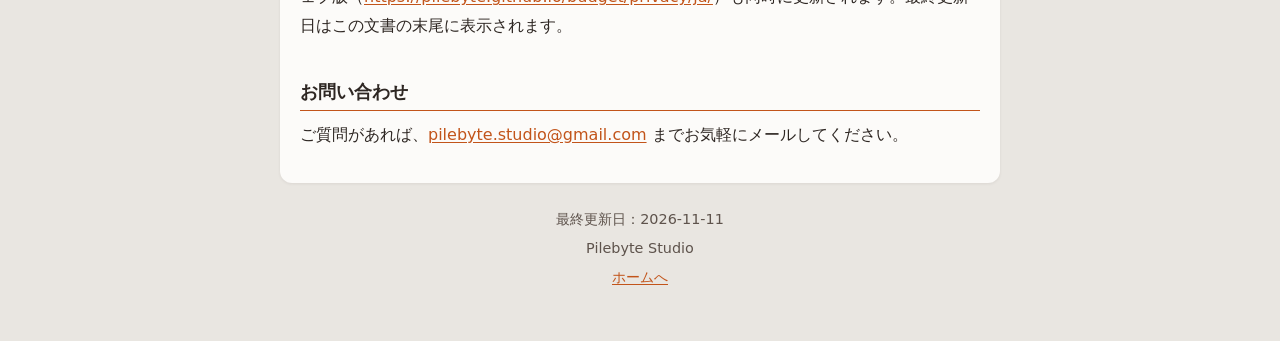
<file: budget/privacy/ja/index.html>
<!doctype html>
<html lang="ja">
<head>
<meta charset="utf-8">
<meta name="viewport" content="width=device-width, initial-scale=1">
<title>プライバシーポリシー｜記個帳</title>
<meta name="description" content="記個帳 プライバシーポリシー">
<link rel="canonical" href="https://pilebyte.github.io/budget/privacy/ja/">
<link rel="alternate" hreflang="zh-Hant" href="https://pilebyte.github.io/budget/privacy/">
<link rel="alternate" hreflang="en" href="https://pilebyte.github.io/budget/privacy/en/">
<link rel="alternate" hreflang="ja" href="https://pilebyte.github.io/budget/privacy/ja/">
<link rel="alternate" hreflang="x-default" href="https://pilebyte.github.io/budget/privacy/">
<link rel="stylesheet" href="../../../assets/site.css">
</head>
<body>
<header class="page-header">
<nav class="lang-switch" aria-label="Language">
<a href="https://pilebyte.github.io/budget/privacy/" hreflang="zh-Hant" lang="zh-Hant">繁體中文</a>
<a href="https://pilebyte.github.io/budget/privacy/en/" hreflang="en" lang="en">English</a>
<span aria-current="page">日本語</span>
</nav>
<p class="app-name">記個帳</p>
<h1>プライバシーポリシー</h1>
</header>
<main class="card">
<p>このポリシーは「記個帳」アプリがあなたのデータをどのように扱うかを説明します。開発者は Pilebyte Studio です。</p>
<h2>データの保存場所</h2>
<p>記録した取引、銀行口座、株式、暗号資産、ローンなどのデータは、すべてあなたの端末内（アプリのローカルストレージ）にのみ保存され、開発者のサーバーにアップロードされることはありません。開発者があなたの記帳データや財務データにアクセスする手段はなく、取得することもありません。</p>
<p>ただし、お使いの端末のバックアップ設定により、Androidシステムがこのアプリのデータを「あなた自身のGoogleアカウント」にバックアップする場合があります。これはAndroidシステムとあなたのGoogleアカウントによって処理されるもので、開発者がこのバックアップを取得することはできません。システムバックアップが行われるタイミングは端末側が決定します（通常は充電中・Wi-Fi接続中・アイドル状態のとき）。リアルタイムのバックアップではありません。機種変更やアプリの再インストール時に自動で復元される場合がありますが、成功は保証されないため、「バックアップファイルをエクスポート」機能で定期的にバックアップを取ることをお勧めします。Googleバックアップは端末のシステム設定からオフにできます。</p>
<p>iPhoneをご利用で、端末全体のiCloudバックアップを有効にしている場合、iOSの設定によりこのアプリのデータも合わせてバックアップされることがあります。これは端末のOSとあなたのAppleアカウントによって処理されるもので、開発者が取得することはできません。</p>
<h2>外部への通信</h2>
<p>このアプリは、リアルタイム価格と為替レートを取得するために以下の公開サービスに接続します。</p>
<ul>
<li>CoinGecko：暗号資産の価格を取得します。コインID（例：bitcoin）のみを送信し、価格は新台湾ドル（TWD）で指定します。記帳データや金額データは一切含まれません。</li>
<li>台湾証券取引所のオープンデータ（openapi.twse.com.tw）と証券店頭売買センターのオープンデータ（www.tpex.org.tw）：上場・店頭株式（ETF含む）の終値一覧を丸ごとダウンロードします（1日1回まで）。リクエストは固定のURLのみで、保有・ウォッチ中の銘柄コードや記帳・金額データは送信されません。</li>
<li>為替レート（「ツール › 為替換算」と「割り勘」の外貨換算用）：cdn.jsdelivr.net と currency-api.pages.dev（同じオープンソースのレート表のミラー）から取得し、失敗した場合は open.er-api.com を使います。公開されているレート表全体をダウンロードするだけで、リクエストに記帳・金額・割り勘のデータは含まれません。「ツール」タブの為替換算または割り勘画面を開いたときだけ通信します。</li>
</ul>
<p>いずれの通信も公開されている市場価格・為替レートを照会するだけのものであり、あなた個人や財務状況に関する情報を送信することはありません。</p>
<h2>アカウントとクラウド同期</h2>
<p>このアプリは登録を必要とせず、開発者のアカウントシステムやサーバーもありません。「Googleにログインしてクラウドバックアップを有効にする」を自分で押したときだけ、ご自身のGoogleアカウントへのログインをお願いします（次の項目を参照）。</p>
<h2>クラウドバックアップ（Googleドライブ）</h2>
<p>これは無料の任意機能で、現在はAndroid版のみ提供しており、設定画面で「Googleにログインしてクラウドバックアップを有効にする」を押したときだけ有効になります。ログインしなければ一切通信しません。有効にすると、バックアップファイル（記録した家計データと設定の内容）が、ご自身のGoogleドライブ内にあるこのアプリ専用の非表示フォルダにアップロードされます。このフォルダにアクセスできるのはこのアプリだけで、ドライブのウェブサイトには表示されず、他のアプリからも触れません。</p>
<p>アプリが求める権限はこの1つだけ（drive.appdata：自分専用のフォルダへのアクセス）で、ドライブ内の他のファイルを読み取ったり、変更したり、削除したりすることは一切ありません。これらのデータが開発者のサーバーに送信されることはなく、開発者があなたのバックアップを見ることもできません。クラウドには最新の5件まで保存されます。ログイン中は、毎週の自動バックアップが成功するたびに同じものがアップロードされ、「今すぐバックアップ」を押したときにも手動でアップロードされます。「復元前」のバックアップはアップロードされません。</p>
<p>クラウドのバックアップを削除するには、設定画面の「クラウドのバックアップをすべて削除」を押すか、Googleドライブの「設定 › アプリの管理」でこのアプリを探し、非表示のアプリデータを削除してください。アプリ内の「ログアウト」は端末のログイン状態を消すだけで、クラウド上のバックアップは削除されません。</p>
<h2>解析・トラッキング</h2>
<p>このアプリにはアクセス解析、利用状況トラッキング、クラッシュレポートのパッケージは導入されておらず、開発者が利用状況を収集・受信することはありません。広告はGoogle AdMobによって配信され、端末の広告IDを使用します。詳しくは下の「広告」の項目をご覧ください。</p>
<h2>広告</h2>
<p>広告を表示するのはAndroid版のみです。本アプリはGoogle AdMobを通じて広告を表示します。アプリの使用中（タブの切り替え時など）に表示される場合がある全画面広告と、一部の画面のバナー広告が含まれます。全画面広告は、条件を満たす場合（例：前回の広告表示から一定時間が経過している）に限り表示されます。ホーム画面のクイック入力ウィジェットから入った場合、通知をタップして開いた場合、ロック画面の表示中は広告を表示しません。</p>
<p>広告の配信と効果測定のため、Google AdMobはお使いの端末の広告ID（Advertising ID）、端末情報、おおよそのネットワーク上の位置などを利用することがあります。これらはGoogleのプライバシーポリシーに従ってGoogleが取り扱います（<a href="https://policies.google.com/privacy">https://policies.google.com/privacy</a> ）。広告IDは、端末の「設定 › Google › 広告」からいつでもリセット・削除でき、パーソナライズ広告もオフにできます。</p>
<p>あなたが記録した家計簿データ（取引、口座、資産など）が広告主やGoogle AdMobに提供されることはなく、広告がそれらを読み取ることもできません。</p>
<h2>メンバーシップ（定期購入）</h2>
<p>このアプリには有料のメンバーシップ（定期購入）があります（現在はAndroid版のみ）。支払い、更新、返金はすべてGoogle Playが処理し、開発者があなたのクレジットカードや支払い情報を取得することはありません。購入状態は第三者サービスのRevenueCatで確認します。RevenueCatには、アプリがランダムに生成した、あなたを特定できないユーザーIDと、Google Playでの購入記録（プラン、購入日時、有効期限）が送信され、メンバーかどうかの判定に使われます。記帳データや財務データがRevenueCatに送信されることはありません。また、一般的な通信と同様に、RevenueCatのSDKは端末の機種、OSのバージョン、アプリのバージョン、IPアドレスなどの技術情報を受け取ることがあります。RevenueCatはこれらのデータを同社のプライバシーポリシーに従って取り扱います（<a href="https://www.revenuecat.com/privacy">https://www.revenuecat.com/privacy</a> ）。</p>
<h2>生体認証</h2>
<p>「生体認証ロック」を有効にした場合、指紋認証または顔認証はすべて端末のOSが処理します。このアプリが受け取るのは「認証成功」または「認証失敗」の結果のみで、あなたの指紋や顔のデータに触れたり、取得・保存したりすることはありません。</p>
<h2>通知</h2>
<p>設定で「予算の通知」「引き落とし通知」「毎日の記帳リマインダー」をオンにすると、初めてオンにしたときにアプリが端末に通知の許可を求めます。許可しなくても、ほかの機能は引き続き使えます。これらはすべて「ローカル通知」です。通知のタイミングと内容はアプリが端末上で計算し、OSに予約を任せるだけで、サーバーは一切経由せず、データが端末の外に送信されることもありません。通知にはカテゴリ名・項目名・金額が含まれる場合があり（「金額を隠す」がオンのときは金額を含みません）、ロック画面に表示されることがあります。各通知はアプリ内でいつでもオフにでき、端末のシステム設定からアプリの通知を無効にすることもできます。</p>
<h2>データのエクスポート</h2>
<p>設定画面の「バックアップファイルをエクスポート」から手動でバックアップファイルをエクスポートできます。エクスポート後にそのファイルをどこに送るか（クラウドストレージ、自分宛のメール、他の人への送信など）は、OS標準の共有シートを通じてすべてあなた自身が決めます。開発者がこのファイルを受け取ることはありません。メンバーは「CSVをエクスポート」で記帳記録をCSVファイルとして書き出すこともできます。こちらも送信先は共有シートであなたが決め、開発者がこのファイルを受け取ることはありません。</p>
<h2>自動バックアップ</h2>
<p>アプリを開いたとき、7日ごとにデータを自動でバックアップします。また「復元」でバックアップを復元する前にも、現在のデータを一度バックアップします。「今すぐバックアップ」を押したときも、端末内に手動バックアップを1件保存します（最大2件まで保持）。これらの自動バックアップファイルは、端末内のこのアプリ専用の保存領域にのみ保存され、開発者やサーバーに送信されることはなく、暗号化もされません。内容はあなたの記録（金額や口座名などを含む場合があります）です。通常は他のアプリから読み取れませんが、端末がroot化されている場合や端末全体がバックアップされた場合には内容が見られる可能性があります。「復元」画面で「エクスポート・共有」ボタンから書き出した自動バックアップファイルや、手動でエクスポートしたファイルの保管・送信先はあなた自身が決めるため、安全に管理してください。「アプリをリセット」で自動バックアップも削除するかどうかは、確認画面のチェックであなたが選べます。</p>
<h2>データの削除</h2>
<p>このアプリを削除する、または設定画面で「アプリをリセット」を実行すると、端末上に保存されているデータが消去されます（自動バックアップファイルはアプリを削除すると一緒に消えます。「アプリをリセット」の確認画面には「自動バックアップも削除する」のチェックがあり、初期状態ではチェックなしです。チェックしない場合は、データを取り戻せるよう自動バックアップが残り、チェックした場合は毎週のバックアップと復元前のバックアップも一緒に削除されます）。すでにGoogleアカウントやiCloudに存在するシステムバックアップは、それぞれのシステムのルールに従って保持されるため、端末やアカウントの設定からご自身で管理・削除してください。</p>
<h2>お子様</h2>
<p>このアプリは13歳未満のお子様を対象としておらず、お子様のデータを意図的に収集することもありません。</p>
<h2>ポリシーの変更</h2>
<p>このポリシーが更新される場合は、アプリの更新に合わせて新しいバージョンが公開され、ウェブ版（<a href="https://pilebyte.github.io/budget/privacy/ja/">https://pilebyte.github.io/budget/privacy/ja/</a>）も同時に更新されます。最終更新日はこの文書の末尾に表示されます。</p>
<h2>お問い合わせ</h2>
<p>ご質問があれば、<a href="mailto:pilebyte.studio@gmail.com">pilebyte.studio@gmail.com</a> までお気軽にメールしてください。</p>
</main>
<footer class="page-footer">
<p>最終更新日：2026-11-11</p>
<p>Pilebyte Studio</p>
<p><a href="../../../">ホームへ</a></p>
</footer>
</body>
</html>
</file>
<file: assets/site.css>
/* Pilebyte Studio 網站共用樣式：無外部字型、無外部資源 */
:root {
  --bg: #E9E6E1;
  --card: #FCFBF9;
  --text: #2E2723;
  --muted: #5E534C;
  --accent: #C2541A;
}
* { box-sizing: border-box; }
html { -webkit-text-size-adjust: 100%; }
body {
  margin: 0;
  padding: 24px 16px 48px;
  background: var(--bg);
  color: var(--text);
  font-family: system-ui, -apple-system, "Segoe UI", "Noto Sans TC", "PingFang TC", "Microsoft JhengHei", "Noto Sans JP", "Hiragino Sans", "Yu Gothic", Roboto, "Helvetica Neue", Arial, sans-serif;
  font-size: 16px;
  line-height: 1.8;
  overflow-wrap: anywhere;
}
header, main, footer { max-width: 720px; margin: 0 auto; }
a { color: var(--accent); text-underline-offset: 2px; }
a:focus-visible { outline: 2px solid var(--accent); outline-offset: 2px; }
h1 { font-size: 1.6rem; line-height: 1.4; margin: 4px 0 8px; }
h2 {
  font-size: 1.15rem;
  line-height: 1.5;
  margin: 2em 0 0.4em;
  padding-bottom: 0.25em;
  border-bottom: 1px solid var(--accent);
}
h2:first-child { margin-top: 0; }
p { margin: 0.6em 0; }
ul { margin: 0.6em 0; padding-left: 1.4em; }
li { margin: 0.4em 0; }
.card {
  background: var(--card);
  border-radius: 12px;
  padding: 20px 20px 24px;
  box-shadow: 0 1px 3px rgba(46, 39, 35, 0.08);
}
.page-header { margin-bottom: 16px; }
.lang-switch { display: flex; flex-wrap: wrap; gap: 8px 16px; font-size: 0.95rem; margin-bottom: 16px; }
.lang-switch span { color: var(--muted); font-weight: 700; }
.app-name { margin: 0; color: var(--accent); font-weight: 700; }
.page-footer { margin-top: 24px; color: var(--muted); font-size: 0.9rem; text-align: center; }
.page-footer p { margin: 0.2em 0; }
.tagline { color: var(--muted); margin: 0; }
.app-card { display: flex; gap: 16px; align-items: flex-start; margin-top: 24px; }
.app-card img { width: 72px; height: 72px; border-radius: 16px; flex: none; }
.app-card h2 { border: 0; padding: 0; margin: 0 0 4px; }
.app-card p { margin: 0.2em 0; }
.app-links { display: flex; flex-wrap: wrap; gap: 4px 16px; margin-top: 8px; font-size: 0.95rem; }
@media (max-width: 480px) {
  body { padding: 16px 12px 40px; }
  .card { padding: 16px 16px 20px; }
  h1 { font-size: 1.4rem; }
}
</file>
